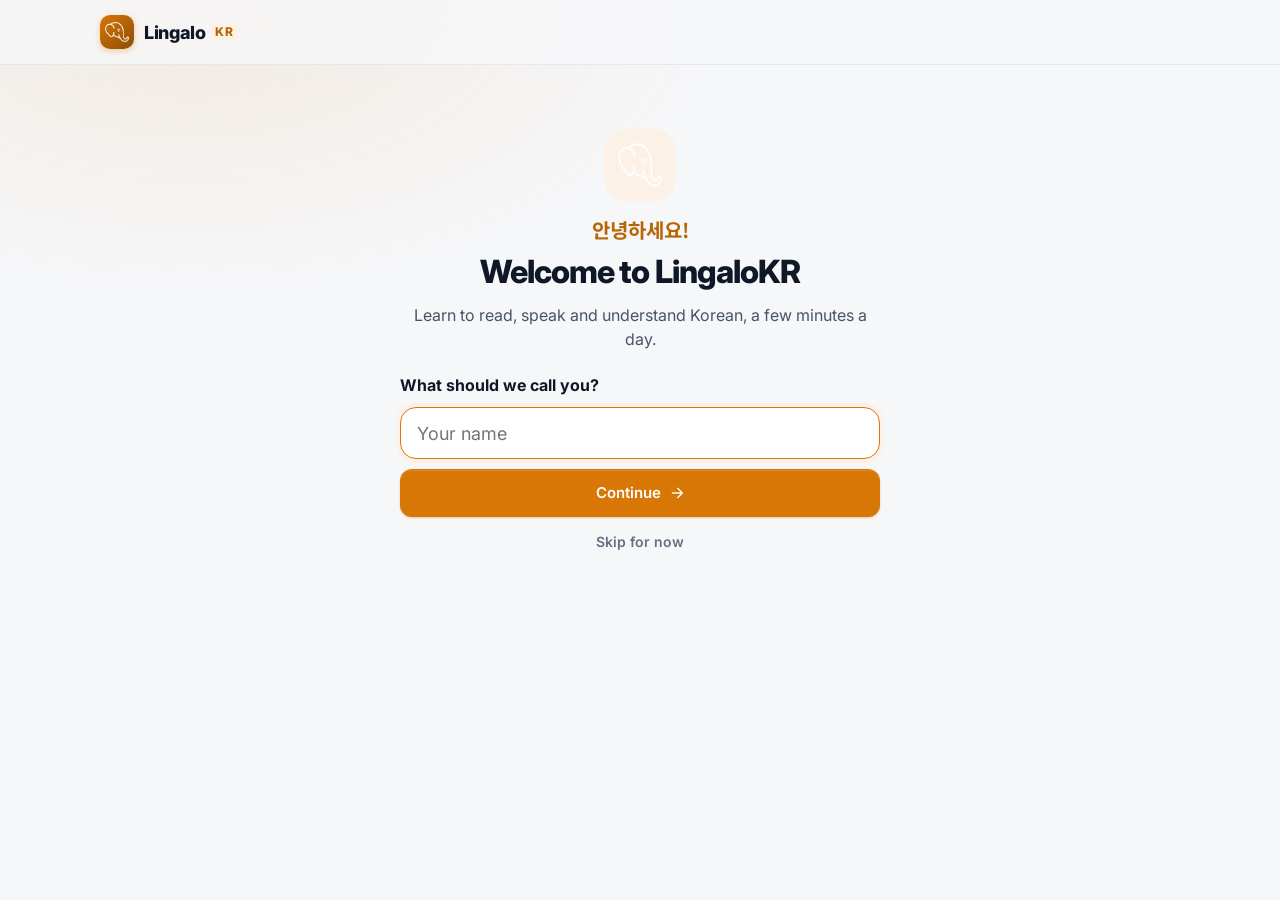
<file: index.html>
<!DOCTYPE html>
<html lang="en">
<head>
    <meta charset="UTF-8">
    <meta name="viewport" content="width=device-width, initial-scale=1, viewport-fit=cover">
    <title>LingaloKR — Learn Korean</title>
    <meta name="description" content="Learn Korean with LingaloKR: a guided path from Hangul to first words, numbers, and everyday words with spaced repetition, listening practice, quizzes, flashcards, and typing.">
    <meta property="og:title" content="LingaloKR">
    <meta property="og:description" content="Learn Korean: Hangul, numbers, and everyday words with spaced repetition.">
    <meta property="og:image" content="assets/logo.png">
    <meta property="og:type" content="website">
    <meta name="theme-color" content="#f6f7f9">

    <link rel="icon" type="image/x-icon" href="assets/favicon.ico">
    <link rel="manifest" href="manifest.json">

    <link rel="preconnect" href="https://fonts.googleapis.com">
    <link rel="preconnect" href="https://fonts.gstatic.com" crossorigin>
    <link href="https://fonts.googleapis.com/css2?family=Inter:wght@400;500;600;700;800&family=Noto+Sans+KR:wght@400;500;700&display=swap" rel="stylesheet">

    <script>
        // Apply the saved theme before first paint to avoid a flash.
        (function () {
            var pref = 'system';
            try { pref = localStorage.getItem('lingalo_theme') || 'system'; } catch (e) {}
            var dark = pref === 'dark' || (pref === 'system' && window.matchMedia('(prefers-color-scheme: dark)').matches);
            document.documentElement.dataset.theme = dark ? 'dark' : 'light';
        })();
    </script>
    <link rel="stylesheet" href="css/styles.css">
</head>
<body>
    <!-- Icon sprite -->
    <svg width="0" height="0" style="position:absolute" aria-hidden="true">
        <defs>
            <symbol id="i-home" viewBox="0 0 24 24"><path d="M3 10.5 12 3l9 7.5"/><path d="M5 9.5V21h14V9.5"/><path d="M10 21v-6h4v6"/></symbol>
            <symbol id="i-zap" viewBox="0 0 24 24"><path d="M13 2 3 14h9l-1 8 10-12h-9l1-8z"/></symbol>
            <symbol id="i-book" viewBox="0 0 24 24"><path d="M4 19.5A2.5 2.5 0 0 1 6.5 17H20"/><path d="M6.5 2H20v20H6.5A2.5 2.5 0 0 1 4 19.5v-15A2.5 2.5 0 0 1 6.5 2z"/></symbol>
            <symbol id="i-settings" viewBox="0 0 24 24"><path d="M4 21v-7M4 10V3M12 21v-9M12 8V3M20 21v-5M20 12V3M1 14h6M9 8h6M17 16h6"/></symbol>
            <symbol id="i-flame" viewBox="0 0 24 24"><path d="M8.5 14.5A2.5 2.5 0 0 0 11 12c0-1.38-.5-2-1-3-1.07-2.14-.22-4.05 2-6 .5 2.5 2 4.9 4 6.5 2 1.6 3 3.5 3 5.5a7 7 0 1 1-14 0c0-1.15.43-2.29 1-3a2.5 2.5 0 0 0 2.5 2.5z"/></symbol>
            <symbol id="i-star" viewBox="0 0 24 24"><path d="M12 2l3.09 6.26L22 9.27l-5 4.87 1.18 6.88L12 17.77l-6.18 3.25L7 14.14 2 9.27l6.91-1.01L12 2z"/></symbol>
            <symbol id="i-volume" viewBox="0 0 24 24"><path d="M11 5 6 9H2v6h4l5 4V5z"/><path d="M15.54 8.46a5 5 0 0 1 0 7.07"/><path d="M19.07 4.93a10 10 0 0 1 0 14.14"/></symbol>
            <symbol id="i-chevron-down" viewBox="0 0 24 24"><path d="m6 9 6 6 6-6"/></symbol>
            <symbol id="i-x" viewBox="0 0 24 24"><path d="M18 6 6 18M6 6l12 12"/></symbol>
            <symbol id="i-check" viewBox="0 0 24 24"><path d="M20 6 9 17l-5-5"/></symbol>
            <symbol id="i-search" viewBox="0 0 24 24"><circle cx="11" cy="11" r="7"/><path d="m21 21-4.3-4.3"/></symbol>
            <symbol id="i-plus" viewBox="0 0 24 24"><path d="M12 5v14M5 12h14"/></symbol>
            <symbol id="i-trash" viewBox="0 0 24 24"><path d="M3 6h18M8 6V4h8v2M19 6l-1 14H6L5 6"/></symbol>
            <symbol id="i-target" viewBox="0 0 24 24"><circle cx="12" cy="12" r="10"/><circle cx="12" cy="12" r="6"/><circle cx="12" cy="12" r="2"/></symbol>
            <symbol id="i-cards" viewBox="0 0 24 24"><rect x="3" y="7" width="14" height="14" rx="2"/><path d="M7 3h12a2 2 0 0 1 2 2v12"/></symbol>
            <symbol id="i-keyboard" viewBox="0 0 24 24"><rect x="2" y="5" width="20" height="14" rx="2"/><path d="M6 9h.01M10 9h.01M14 9h.01M18 9h.01M6 13h.01M18 13h.01M10 13h4M7 16h10"/></symbol>
            <symbol id="i-grid" viewBox="0 0 24 24"><rect x="3" y="3" width="7" height="7" rx="1.5"/><rect x="14" y="3" width="7" height="7" rx="1.5"/><rect x="3" y="14" width="7" height="7" rx="1.5"/><rect x="14" y="14" width="7" height="7" rx="1.5"/></symbol>
            <symbol id="i-sun" viewBox="0 0 24 24"><circle cx="12" cy="12" r="4"/><path d="M12 2v2M12 20v2M4.93 4.93l1.41 1.41M17.66 17.66l1.41 1.41M2 12h2M20 12h2M6.34 17.66l-1.41 1.41M19.07 4.93l-1.41 1.41"/></symbol>
            <symbol id="i-moon" viewBox="0 0 24 24"><path d="M21 12.79A9 9 0 1 1 11.21 3 7 7 0 0 0 21 12.79z"/></symbol>
            <symbol id="i-monitor" viewBox="0 0 24 24"><rect x="2" y="3" width="20" height="14" rx="2"/><path d="M8 21h8M12 17v4"/></symbol>
            <symbol id="i-download" viewBox="0 0 24 24"><path d="M21 15v4a2 2 0 0 1-2 2H5a2 2 0 0 1-2-2v-4"/><path d="m7 10 5 5 5-5M12 15V3"/></symbol>
            <symbol id="i-upload" viewBox="0 0 24 24"><path d="M21 15v4a2 2 0 0 1-2 2H5a2 2 0 0 1-2-2v-4"/><path d="m17 8-5-5-5 5M12 3v12"/></symbol>
            <symbol id="i-rotate" viewBox="0 0 24 24"><path d="M3 12a9 9 0 1 0 3-6.7L3 8"/><path d="M3 3v5h5"/></symbol>
            <symbol id="i-arrow-right" viewBox="0 0 24 24"><path d="M5 12h14M13 5l7 7-7 7"/></symbol>
            <symbol id="i-trophy" viewBox="0 0 24 24"><path d="M8 21h8M12 17v4M7 4h10v5a5 5 0 0 1-10 0V4z"/><path d="M17 5h3v2a3 3 0 0 1-3 3M7 5H4v2a3 3 0 0 0 3 3"/></symbol>
            <symbol id="i-play" viewBox="0 0 24 24"><path d="M6 4l14 8-14 8V4z"/></symbol>
            <symbol id="i-ear-off" viewBox="0 0 24 24"><path d="M6 8.5a6 6 0 0 1 9.4-4.9"/><path d="M18 8.5c0 3-2 4-3 5.5s-1 3.5-3.5 4.5a3 3 0 0 1-3.6-1.4"/><path d="M9.5 9a2.5 2.5 0 0 1 4.3-1.7"/><path d="M3 3l18 18"/></symbol>
            <symbol id="i-headphones" viewBox="0 0 24 24"><path d="M3 18v-6a9 9 0 0 1 18 0v6"/><path d="M21 19a2 2 0 0 1-2 2h-1v-6h3zM3 19a2 2 0 0 0 2 2h1v-6H3z"/></symbol>
            <symbol id="i-copy" viewBox="0 0 24 24"><rect x="9" y="9" width="13" height="13" rx="2"/><path d="M5 15H4a2 2 0 0 1-2-2V4a2 2 0 0 1 2-2h9a2 2 0 0 1 2 2v1"/></symbol>
            <symbol id="i-hash" viewBox="0 0 24 24"><path d="M4 9h16M4 15h16M10 3 8 21M16 3l-2 18"/></symbol>
            <symbol id="i-learn" viewBox="0 0 24 24"><path d="M22 9 12 4 2 9l10 5 10-5z"/><path d="M6 11v5c3 2.5 9 2.5 12 0v-5"/><path d="M22 9v6"/></symbol>
            <symbol id="i-mic" viewBox="0 0 24 24"><rect x="9" y="2" width="6" height="12" rx="3"/><path d="M5 10a7 7 0 0 0 14 0M12 17v5M8 22h8"/></symbol>
            <symbol id="i-pen" viewBox="0 0 24 24"><path d="M12 20h9"/><path d="M16.5 3.5a2.1 2.1 0 0 1 3 3L7 19l-4 1 1-4 12.5-12.5z"/></symbol>
            <symbol id="i-shield" viewBox="0 0 24 24"><path d="M12 22s8-4 8-10V5l-8-3-8 3v7c0 6 8 10 8 10z"/></symbol>
            <symbol id="i-chevron-right" viewBox="0 0 24 24"><path d="m9 6 6 6-6 6"/></symbol>
            <symbol id="i-gear" viewBox="0 0 24 24"><circle cx="12" cy="12" r="3"/><path d="M19.4 15a1.7 1.7 0 0 0 .3 1.8l.1.1a2 2 0 1 1-2.8 2.8l-.1-.1a1.7 1.7 0 0 0-1.8-.3 1.7 1.7 0 0 0-1 1.5V21a2 2 0 1 1-4 0v-.1a1.7 1.7 0 0 0-1.1-1.5 1.7 1.7 0 0 0-1.8.3l-.1.1a2 2 0 1 1-2.8-2.8l.1-.1a1.7 1.7 0 0 0 .3-1.8 1.7 1.7 0 0 0-1.5-1H3a2 2 0 1 1 0-4h.1a1.7 1.7 0 0 0 1.5-1.1 1.7 1.7 0 0 0-.3-1.8l-.1-.1a2 2 0 1 1 2.8-2.8l.1.1a1.7 1.7 0 0 0 1.8.3H9a1.7 1.7 0 0 0 1-1.5V3a2 2 0 1 1 4 0v.1a1.7 1.7 0 0 0 1 1.5 1.7 1.7 0 0 0 1.8-.3l.1-.1a2 2 0 1 1 2.8 2.8l-.1.1a1.7 1.7 0 0 0-.3 1.8V9a1.7 1.7 0 0 0 1.5 1H21a2 2 0 1 1 0 4h-.1a1.7 1.7 0 0 0-1.5 1z"/></symbol>
            <symbol id="i-clock" viewBox="0 0 24 24"><circle cx="12" cy="12" r="10"/><path d="M12 6v6l4 2"/></symbol>
        </defs>
    </svg>

    <a class="skip-link" href="#main">Skip to content</a>

    <!-- Header -->
    <header class="site-header">
        <div class="header-inner">
            <a class="brand" href="#/home" aria-label="LingaloKR home">
                <span class="brand-mark"><img src="assets/logo.png" alt=""></span>
                <span class="brand-name">Lingalo<span class="brand-kr">KR</span></span>
            </a>

            <nav class="top-nav" aria-label="Main">
                <a href="#/home" data-nav="home"><svg class="icon"><use href="#i-home"/></svg>Home</a>
                <a href="#/learn" data-nav="learn"><svg class="icon"><use href="#i-learn"/></svg>Learn</a>
                <a href="#/practice" data-nav="practice"><svg class="icon"><use href="#i-zap"/></svg>Practice</a>
                <a href="#/progress" data-nav="progress"><svg class="icon"><use href="#i-trophy"/></svg>Progress</a>
                <a href="#/words" data-nav="words"><svg class="icon"><use href="#i-book"/></svg>Words</a>
            </nav>

            <div class="header-right">
                <a class="chip chip-streak" href="#/progress" title="Daily streak" aria-label="Streak: see your progress">
                    <svg class="icon"><use href="#i-flame"/></svg><span id="hdr-streak">0</span>
                </a>
                <a class="icon-btn header-settings" href="#/settings" data-nav="settings" aria-label="Settings" title="Settings">
                    <svg class="icon"><use href="#i-gear"/></svg>
                </a>
            </div>
        </div>
    </header>

    <main id="main" class="app-main">
        <section id="view-home" class="view" hidden></section>
        <section id="view-learn" class="view" hidden></section>
        <section id="view-practice" class="view" hidden></section>
        <section id="view-progress" class="view" hidden></section>
        <section id="view-numbers" class="view" hidden></section>
        <section id="view-words" class="view" hidden></section>
        <section id="view-settings" class="view" hidden></section>
    </main>

    <!-- Mobile bottom navigation -->
    <nav class="bottom-nav" aria-label="Main">
        <a href="#/home" data-nav="home"><svg class="icon"><use href="#i-home"/></svg><span>Home</span></a>
        <a href="#/learn" data-nav="learn"><svg class="icon"><use href="#i-learn"/></svg><span>Learn</span></a>
        <a href="#/practice" data-nav="practice"><svg class="icon"><use href="#i-zap"/></svg><span>Practice</span></a>
        <a href="#/progress" data-nav="progress"><svg class="icon"><use href="#i-trophy"/></svg><span>Progress</span></a>
        <a href="#/words" data-nav="words"><svg class="icon"><use href="#i-book"/></svg><span>Words</span></a>
    </nav>

    <!-- Study session (full screen) -->
    <div id="study" class="study" hidden>
        <div class="study-bar">
            <button type="button" class="icon-btn" data-action="exit-study" aria-label="Exit session" title="Exit (Esc)">
                <svg class="icon"><use href="#i-x"/></svg>
            </button>
            <div class="study-progress" aria-hidden="true"><span id="study-progress-fill"></span></div>
            <div class="study-meta">
                <span class="study-timer" id="study-timer" hidden><svg class="icon icon-sm"><use href="#i-clock"/></svg><span id="study-timer-val">60</span>s</span>
                <span class="study-count" id="study-count">0 / 0</span>
                <span class="study-streak" id="study-streak" title="Answer streak"><svg class="icon icon-sm"><use href="#i-flame"/></svg><span id="study-streak-val">0</span></span>
            </div>
            <button type="button" class="icon-btn quiet-btn" id="quiet-btn" data-action="quiet-toggle" aria-label="Can't listen now" aria-pressed="false">
                <svg class="icon"><use href="#i-ear-off"/></svg>
            </button>
            <button type="button" class="icon-btn" data-action="replay-audio" aria-label="Play pronunciation" title="Play pronunciation (R)">
                <svg class="icon"><use href="#i-volume"/></svg>
            </button>
        </div>
        <div class="study-body" id="study-body"></div>
    </div>

    <!-- Confirm dialog -->
    <dialog id="confirm-dialog" class="dialog">
        <form method="dialog">
            <h3 id="confirm-title">Are you sure?</h3>
            <p id="confirm-body"></p>
            <div class="dialog-actions">
                <button type="submit" value="cancel" class="btn btn-secondary">Cancel</button>
                <button type="submit" value="ok" class="btn btn-primary" id="confirm-ok">Confirm</button>
            </div>
        </form>
    </dialog>

    <!-- Transfer code dialog -->
    <dialog id="transfer-dialog" class="dialog">
        <form method="dialog">
            <h3 id="transfer-title">Enter a transfer code</h3>
            <p id="transfer-hint"></p>
            <textarea id="transfer-text" rows="5" class="code-box" spellcheck="false" aria-label="Transfer code"></textarea>
            <div class="dialog-actions">
                <button type="submit" value="cancel" class="btn btn-secondary">Close</button>
                <button type="submit" value="ok" class="btn btn-primary" id="transfer-ok">Restore</button>
            </div>
        </form>
    </dialog>

    <div class="chart-tip" id="chart-tip" role="tooltip" hidden></div>
    <input type="file" id="import-file" accept="application/json,.json" hidden>
    <div class="toasts" id="toasts" aria-live="polite"></div>

    <script src="js/hangul.js"></script>
    <script src="js/data.js"></script>
    <script src="js/korean_class_words.js"></script>
    <script src="js/examples.js"></script>
    <script src="js/lessons.js"></script>
    <script src="js/strokes.js"></script>
    <script src="js/app.js"></script>
    <script src="js/speaking.js"></script>
    <script src="js/writing.js"></script>
    <script src="js/keyboard.js"></script>
    <script src="js/achievements.js"></script>
</body>
</html>
</file>
<file: css/styles.css>
/* ==========================================================================
   Lingalo — styles
   Tokens first, then layout, components, views, and the study screen.
   The accent color is set per language from JS (--accent).
   ========================================================================== */

:root {
    --accent: #d97706;
    --font-ui: 'Inter', system-ui, -apple-system, 'Segoe UI', Roboto, sans-serif;
    --font-lang: 'Noto Sans KR', sans-serif;

    --bg: #f6f7f9;
    --surface: #ffffff;
    --surface-2: #f2f4f7;
    --surface-3: #e9ecf1;
    --border: #e4e7ec;
    --border-strong: #d0d5dd;
    --text: #101828;
    --text-2: #475467;
    --text-3: #667085;
    --success: #079455;
    --success-soft: #ecfdf3;
    --danger: #d92d20;
    --danger-soft: #fef3f2;
    --warn: #dc6803;

    --accent-ink: color-mix(in srgb, var(--accent) 85%, black);
    --accent-soft: color-mix(in srgb, var(--accent) 10%, var(--surface));
    --accent-line: color-mix(in srgb, var(--accent) 35%, var(--surface));

    --shadow-sm: 0 1px 2px rgba(16, 24, 40, .05);
    --shadow: 0 1px 3px rgba(16, 24, 40, .08), 0 1px 2px rgba(16, 24, 40, .04);
    --shadow-lg: 0 12px 32px -8px rgba(16, 24, 40, .14), 0 4px 8px -4px rgba(16, 24, 40, .06);

    --r-sm: 8px;
    --r: 12px;
    --r-lg: 16px;
    --r-xl: 22px;
    --header-h: 64px;
    --max: 1120px;
    --ease: cubic-bezier(.2, .8, .2, 1);
    color-scheme: light;
}

[data-theme="dark"] {
    --bg: #0d1117;
    --surface: #151a22;
    --surface-2: #1c222c;
    --surface-3: #252c38;
    --border: #262d38;
    --border-strong: #353e4c;
    --text: #edf0f4;
    --text-2: #b0b8c4;
    --text-3: #8590a0;
    --success: #32d583;
    --success-soft: color-mix(in srgb, #32d583 12%, var(--surface));
    --danger: #f97066;
    --danger-soft: color-mix(in srgb, #f97066 12%, var(--surface));
    --warn: #fdb022;
    --accent-ink: color-mix(in srgb, var(--accent) 65%, white);
    --accent-soft: color-mix(in srgb, var(--accent) 16%, var(--surface));
    --accent-line: color-mix(in srgb, var(--accent) 45%, var(--surface));
    --shadow-sm: 0 1px 2px rgba(0, 0, 0, .3);
    --shadow: 0 1px 3px rgba(0, 0, 0, .35);
    --shadow-lg: 0 16px 40px -8px rgba(0, 0, 0, .55);
    color-scheme: dark;
}

/* --- Base ---------------------------------------------------------------- */
*, *::before, *::after { box-sizing: border-box; }
html { -webkit-text-size-adjust: 100%; scroll-padding-top: calc(var(--header-h) + 16px); }
body {
    margin: 0;
    font-family: var(--font-ui);
    font-size: 15px;
    line-height: 1.5;
    color: var(--text);
    background: var(--bg);
    -webkit-font-smoothing: antialiased;
    min-height: 100vh;
}
body::before {
    content: '';
    position: fixed;
    inset: 0 0 auto 0;
    height: 420px;
    background: radial-gradient(60% 100% at 15% 0%, color-mix(in srgb, var(--accent) 10%, transparent), transparent 70%);
    pointer-events: none;
    z-index: -1;
    transition: background .4s;
}
h1, h2, h3, h4 { margin: 0; line-height: 1.2; letter-spacing: -.02em; }
p { margin: 0; }
a { color: var(--accent-ink); text-decoration: none; }
a:hover { text-decoration: underline; }
button, input, select, textarea { font: inherit; color: inherit; }
button { cursor: pointer; }
[hidden] { display: none !important; }
code { font-size: .9em; background: var(--surface-2); padding: 1px 6px; border-radius: 6px; }
kbd {
    font-family: ui-monospace, 'SF Mono', Consolas, monospace;
    font-size: 11px;
    line-height: 1;
    padding: 3px 6px;
    border-radius: 6px;
    border: 1px solid var(--border-strong);
    border-bottom-width: 2px;
    background: var(--surface);
    color: var(--text-3);
}
:focus-visible { outline: 2px solid var(--accent); outline-offset: 2px; }

.icon { width: 20px; height: 20px; flex: none; fill: none; stroke: currentColor; stroke-width: 2; stroke-linecap: round; stroke-linejoin: round; }
.icon-sm { width: 16px; height: 16px; }
.icon-xs { width: 12px; height: 12px; stroke-width: 3; }
.lang-text { font-family: var(--font-lang), var(--font-ui); }
.muted { color: var(--text-3); }
.small { font-size: 13px; }
.accent { color: var(--accent-ink); }
.danger-text { color: var(--danger) !important; }
.row-gap { display: flex; gap: 8px; flex-wrap: wrap; }
.center { text-align: center; }

.skip-link { position: absolute; left: -999px; top: 8px; background: var(--surface); padding: 8px 12px; border-radius: var(--r-sm); z-index: 100; }
.skip-link:focus { left: 8px; }

/* --- Buttons ------------------------------------------------------------- */
.btn {
    display: inline-flex;
    align-items: center;
    justify-content: center;
    gap: 8px;
    height: 40px;
    padding: 0 16px;
    border-radius: var(--r);
    border: 1px solid transparent;
    font-weight: 600;
    font-size: 14px;
    white-space: nowrap;
    transition: background .15s, border-color .15s, color .15s, transform .1s, box-shadow .15s;
}
.btn:active:not(:disabled) { transform: translateY(1px); }
.btn:disabled { opacity: .5; cursor: not-allowed; }
.btn kbd { background: transparent; color: inherit; opacity: .7; border-color: currentColor; }
.btn-sm { height: 34px; padding: 0 12px; font-size: 13px; border-radius: 10px; gap: 6px; }
.btn-lg { height: 48px; padding: 0 22px; font-size: 15px; }
.btn-block { width: 100%; }
.btn-primary { background: var(--accent); color: #fff; box-shadow: 0 1px 2px color-mix(in srgb, var(--accent) 40%, transparent), inset 0 1px 0 rgba(255,255,255,.15); }
.btn-primary:hover:not(:disabled) { background: color-mix(in srgb, var(--accent) 88%, black); }
.btn-secondary { background: var(--surface); border-color: var(--border-strong); color: var(--text); box-shadow: var(--shadow-sm); }
.btn-secondary:hover:not(:disabled) { background: var(--surface-2); }
.btn-ghost { background: transparent; color: var(--text-2); }
.btn-ghost:hover:not(:disabled) { background: var(--surface-2); color: var(--text); }
.btn-danger { background: var(--danger); color: #fff; }
.btn-danger:hover:not(:disabled) { background: color-mix(in srgb, var(--danger) 88%, black); }
.btn-success { background: var(--success); color: #fff; }

.icon-btn {
    display: inline-grid;
    place-items: center;
    width: 40px;
    height: 40px;
    border-radius: 10px;
    border: 0;
    background: transparent;
    color: var(--text-2);
    transition: background .15s, color .15s;
}
.icon-btn:hover { background: var(--surface-2); color: var(--text); }
.icon-btn-sm { width: 30px; height: 30px; margin: -6px -6px -6px 0; }

.link-btn { background: none; border: 0; padding: 0; color: var(--accent-ink); font-weight: 600; font-size: 13px; }
.link-btn:hover { text-decoration: underline; }
.link { display: inline-flex; align-items: center; gap: 4px; font-weight: 600; font-size: 14px; }

/* --- Header -------------------------------------------------------------- */
.site-header {
    position: sticky;
    top: 0;
    z-index: 40;
    background: color-mix(in srgb, var(--bg) 82%, transparent);
    backdrop-filter: saturate(180%) blur(14px);
    -webkit-backdrop-filter: saturate(180%) blur(14px);
    border-bottom: 1px solid var(--border);
}
.header-inner {
    max-width: var(--max);
    margin: 0 auto;
    height: var(--header-h);
    padding: 0 20px;
    display: flex;
    align-items: center;
    gap: 16px;
}
.brand { display: flex; align-items: center; gap: 10px; color: var(--text); font-weight: 800; font-size: 18px; letter-spacing: -.02em; }
.brand:hover { text-decoration: none; }
.brand-mark {
    width: 34px; height: 34px;
    border-radius: 10px;
    background: linear-gradient(140deg, var(--accent), color-mix(in srgb, var(--accent) 65%, black));
    display: grid; place-items: center;
    box-shadow: 0 2px 6px color-mix(in srgb, var(--accent) 35%, transparent);
    transition: background .4s;
}
.brand-mark img { width: 24px; height: 24px; object-fit: contain; }

.top-nav { display: flex; gap: 2px; margin: 0 auto; background: var(--surface-2); padding: 4px; border-radius: 12px; border: 1px solid var(--border); }
.top-nav a {
    display: flex; align-items: center; gap: 7px;
    padding: 7px 14px;
    border-radius: 9px;
    color: var(--text-2);
    font-weight: 600;
    font-size: 14px;
    transition: background .15s, color .15s;
}
.top-nav a .icon { width: 17px; height: 17px; }
.top-nav a:hover { color: var(--text); text-decoration: none; }
.top-nav a.is-active { background: var(--surface); color: var(--text); box-shadow: var(--shadow); }
.top-nav a.is-active .icon { color: var(--accent); }

.header-right { display: flex; align-items: center; gap: 8px; }
.chip {
    display: inline-flex; align-items: center; gap: 5px;
    height: 34px; padding: 0 10px;
    border-radius: 10px;
    background: var(--surface);
    border: 1px solid var(--border);
    font-weight: 700; font-size: 13px;
    white-space: nowrap;
}
.chip .icon { width: 16px; height: 16px; }
.chip-streak .icon { color: #f97316; }
.chip-level .icon { color: #eab308; }

.lang-badge {
    display: inline-grid; place-items: center;
    width: 30px; height: 30px; flex: none;
    border-radius: 8px;
    background: var(--accent);
    color: #fff;
    font-family: 'Noto Sans KR', var(--font-ui);
    font-weight: 700; font-size: 14px;
}
.lang-badge-sm { width: 24px; height: 24px; font-size: 12px; border-radius: 7px; }
.brand-kr {
    margin-left: 4px;
    padding: 1px 6px;
    border-radius: 6px;
    background: var(--accent-soft);
    color: var(--accent-ink);
    font-size: 12px;
    font-weight: 800;
    vertical-align: 3px;
    letter-spacing: .02em;
}

@keyframes pop { from { opacity: 0; transform: translateY(-4px) scale(.98); } }

/* --- Layout -------------------------------------------------------------- */
.app-main { max-width: var(--max); margin: 0 auto; padding: 28px 20px 64px; }
.view { animation: fade .25s var(--ease); }
@keyframes fade { from { opacity: 0; transform: translateY(4px); } }

.page-head { margin-bottom: 20px; }
.page-head h1 { font-size: 30px; font-weight: 800; }
.lead { color: var(--text-2); font-size: 16px; margin-top: 4px; }

.section { margin-top: 36px; }
.section-head { display: flex; align-items: baseline; justify-content: space-between; gap: 12px; margin-bottom: 4px; }
.section-head h2 { font-size: 20px; font-weight: 700; }
.group-title { font-size: 12px; text-transform: uppercase; letter-spacing: .08em; color: var(--text-3); font-weight: 700; margin: 20px 0 10px; }

.panel {
    background: var(--surface);
    border: 1px solid var(--border);
    border-radius: var(--r-xl);
    padding: 20px;
    box-shadow: var(--shadow-sm);
}
.panel + .panel { margin-top: 16px; }
.panel-head { display: flex; align-items: center; gap: 10px; margin-bottom: 14px; }
.panel-head h2 { font-size: 17px; font-weight: 700; }
.step {
    width: 26px; height: 26px; border-radius: 50%;
    display: grid; place-items: center;
    background: var(--accent-soft); color: var(--accent-ink);
    font-weight: 800; font-size: 13px;
}

.bar { height: 6px; border-radius: 99px; background: var(--surface-3); overflow: hidden; }
.bar > span { display: block; height: 100%; border-radius: inherit; background: var(--bar, var(--accent)); transition: width .5s var(--ease); min-width: 0; }
.bar-thin { height: 4px; }

/* --- Home ---------------------------------------------------------------- */
.hero {
    display: grid;
    grid-template-columns: 1fr auto;
    gap: 28px;
    align-items: center;
    padding: 32px;
    background: var(--surface);
    border: 1px solid var(--border);
    border-radius: 26px;
    box-shadow: var(--shadow);
    position: relative;
    overflow: hidden;
}
.hero::after {
    content: '';
    position: absolute; right: -80px; top: -80px;
    width: 320px; height: 320px; border-radius: 50%;
    background: radial-gradient(circle, color-mix(in srgb, var(--accent) 14%, transparent), transparent 70%);
    pointer-events: none;
}
.eyebrow { display: inline-flex; align-items: center; gap: 8px; font-weight: 600; font-size: 13px; color: var(--text-2); margin-bottom: 14px; }
.hero h1 { font-size: 38px; font-weight: 800; letter-spacing: -.03em; }
.hero-actions { display: flex; gap: 10px; flex-wrap: wrap; margin-top: 22px; }
.hero-note { margin-top: 12px; font-size: 13px; color: var(--text-3); }
.hero-goal { display: flex; flex-direction: column; align-items: center; gap: 12px; padding: 4px 12px; position: relative; z-index: 1; }
.ring-wrap { position: relative; width: 120px; height: 120px; }
.ring { transform: rotate(-90deg); display: block; }
.ring-track { fill: none; stroke: var(--surface-3); stroke-width: 10; }
.ring-fill { fill: none; stroke: var(--accent); stroke-width: 10; stroke-linecap: round; transition: stroke-dashoffset .8s var(--ease); }
.ring-label { position: absolute; inset: 0; display: grid; place-content: center; text-align: center; }
.ring-label strong { font-size: 26px; font-weight: 800; line-height: 1; }
.ring-label span { font-size: 12px; color: var(--text-3); font-weight: 600; }
.goal-text { display: flex; flex-direction: column; align-items: center; text-align: center; font-size: 13px; }
.goal-text span { color: var(--text-3); }

.stat-grid { display: grid; grid-template-columns: repeat(4, 1fr); gap: 12px; margin-top: 16px; }
.stat {
    display: flex; flex-direction: column; gap: 6px;
    padding: 16px 18px;
    background: var(--surface);
    border: 1px solid var(--border);
    border-radius: var(--r-lg);
}
.stat-label { font-size: 12px; font-weight: 700; text-transform: uppercase; letter-spacing: .06em; color: var(--text-3); }
.stat-value { font-size: 26px; font-weight: 800; letter-spacing: -.02em; line-height: 1.1; }
.stat-value small { font-size: 14px; font-weight: 600; color: var(--text-3); letter-spacing: 0; }
.stat-value.warn { color: var(--warn); }

.topic-grid { display: grid; grid-template-columns: repeat(auto-fill, minmax(250px, 1fr)); gap: 12px; }
.topic-card {
    display: flex; flex-direction: column; gap: 10px;
    padding: 16px;
    background: var(--surface);
    border: 1px solid var(--border);
    border-radius: var(--r-lg);
    transition: border-color .15s, box-shadow .15s, transform .15s;
}
.topic-card:hover { border-color: var(--accent-line); box-shadow: var(--shadow-lg); transform: translateY(-1px); }
.topic-head { display: flex; justify-content: space-between; gap: 10px; align-items: flex-start; }
.topic-head h4 { font-size: 15px; font-weight: 700; }
.topic-head p { font-size: 13px; color: var(--text-3); margin-top: 2px; }
.count-pill { font-size: 12px; font-weight: 700; color: var(--text-2); background: var(--surface-2); border-radius: 99px; padding: 2px 9px; flex: none; }
.topic-sample { font-size: 22px; font-weight: 500; color: var(--text-2); white-space: nowrap; overflow: hidden; text-overflow: ellipsis; }
.topic-sample.muted { font-size: 14px; font-family: var(--font-ui); }
.topic-foot { display: flex; align-items: center; justify-content: space-between; gap: 8px; margin-top: 2px; }
.topic-actions { display: flex; gap: 6px; }


/* --- Practice ------------------------------------------------------------ */
.topic-group + .topic-group { margin-top: 16px; }
.topic-group-head { display: flex; align-items: center; justify-content: space-between; margin-bottom: 8px; }
.topic-group-head h3 { font-size: 12px; text-transform: uppercase; letter-spacing: .08em; color: var(--text-3); font-weight: 700; }
.check-chips { display: flex; flex-wrap: wrap; gap: 8px; }
.check-chip {
    display: inline-flex; align-items: center; gap: 8px;
    height: 38px; padding: 0 12px 0 10px;
    border-radius: 10px;
    border: 1px solid var(--border-strong);
    background: var(--surface);
    font-weight: 600; font-size: 14px;
    transition: background .15s, border-color .15s;
}
.check-chip:hover:not(:disabled) { background: var(--surface-2); }
.check-chip:disabled { opacity: .45; cursor: not-allowed; }
.check-box {
    width: 18px; height: 18px; border-radius: 5px;
    border: 1.5px solid var(--border-strong);
    display: grid; place-items: center;
    color: transparent;
    transition: background .15s, border-color .15s;
}
.chip-count { font-size: 12px; color: var(--text-3); font-weight: 600; }
.check-chip.is-on { border-color: var(--accent); background: var(--accent-soft); }
.check-chip.is-on .check-box { background: var(--accent); border-color: var(--accent); color: #fff; }

.mode-grid { display: grid; grid-template-columns: repeat(3, 1fr); gap: 10px; }
.mode-card {
    display: flex; flex-direction: column; align-items: flex-start; gap: 4px;
    padding: 14px;
    text-align: left;
    border-radius: var(--r-lg);
    border: 1.5px solid var(--border);
    background: var(--surface);
    transition: border-color .15s, background .15s, box-shadow .15s;
}
.mode-card:hover { border-color: var(--border-strong); }
.mode-card strong { font-size: 14px; margin-top: 6px; }
.mode-card small { font-size: 12.5px; color: var(--text-3); line-height: 1.4; }
.mode-icon { width: 36px; height: 36px; border-radius: 10px; background: var(--surface-2); display: grid; place-items: center; color: var(--text-2); transition: background .15s, color .15s; }
.mode-card.is-on { border-color: var(--accent); background: var(--accent-soft); box-shadow: 0 0 0 3px color-mix(in srgb, var(--accent) 12%, transparent); }
.mode-card.is-on .mode-icon { background: var(--accent); color: #fff; }

.options-grid { display: grid; grid-template-columns: 1fr 1fr; gap: 10px; }
.switch-row, .setting-row {
    display: flex; align-items: center; justify-content: space-between; gap: 16px;
    padding: 12px 14px;
    border-radius: var(--r);
    background: var(--surface-2);
}
.switch-row > span, .setting-row > span { display: flex; flex-direction: column; min-width: 0; }
.switch-row strong, .setting-row strong { font-size: 14px; }
.switch-row small, .setting-row small { font-size: 12.5px; color: var(--text-3); }
.switch-row.is-disabled { opacity: .55; }
label.switch-row, label.setting-row { cursor: pointer; }

.switch {
    appearance: none; -webkit-appearance: none;
    flex: none;
    width: 42px; height: 24px;
    border-radius: 99px;
    background: var(--border-strong);
    position: relative;
    cursor: pointer;
    transition: background .2s;
    margin: 0;
}
.switch::after {
    content: '';
    position: absolute; top: 3px; left: 3px;
    width: 18px; height: 18px; border-radius: 50%;
    background: #fff;
    box-shadow: 0 1px 2px rgba(0,0,0,.25);
    transition: transform .2s var(--ease);
}
.switch:checked { background: var(--accent); }
.switch:checked::after { transform: translateX(18px); }
.switch:disabled { cursor: not-allowed; }

.segmented { display: inline-flex; padding: 3px; gap: 2px; background: var(--surface-3); border-radius: 10px; flex: none; }
.segmented button {
    display: inline-flex; align-items: center; gap: 6px;
    border: 0; background: transparent;
    height: 30px; padding: 0 12px;
    border-radius: 8px;
    font-size: 13px; font-weight: 600; color: var(--text-2);
    white-space: nowrap;
    transition: background .15s, color .15s;
}
.segmented button:hover:not(:disabled) { color: var(--text); }
.segmented button.is-on { background: var(--surface); color: var(--text); box-shadow: var(--shadow); }
.segmented button:disabled { opacity: .5; cursor: not-allowed; }

.start-bar {
    position: sticky;
    bottom: 16px;
    margin-top: 16px;
    display: flex; align-items: center; justify-content: space-between; gap: 16px;
    padding: 14px 14px 14px 20px;
    background: color-mix(in srgb, var(--surface) 90%, transparent);
    backdrop-filter: blur(12px);
    -webkit-backdrop-filter: blur(12px);
    border: 1px solid var(--border);
    border-radius: var(--r-xl);
    box-shadow: var(--shadow-lg);
    z-index: 5;
}
.start-bar > div { display: flex; flex-direction: column; }

/* --- Words --------------------------------------------------------------- */
.toolbar { display: flex; gap: 10px; flex-wrap: wrap; align-items: center; margin-bottom: 16px; }
.search {
    flex: 1 1 260px;
    display: flex; align-items: center; gap: 8px;
    height: 42px; padding: 0 12px;
    background: var(--surface);
    border: 1px solid var(--border-strong);
    border-radius: var(--r);
    color: var(--text-3);
}
.search:focus-within { border-color: var(--accent); box-shadow: 0 0 0 3px var(--accent-soft); }
.search input { flex: 1; border: 0; outline: 0; background: transparent; height: 100%; min-width: 0; color: var(--text); }
.select {
    height: 42px; padding: 0 36px 0 12px;
    border-radius: var(--r);
    border: 1px solid var(--border-strong);
    background: var(--surface) url("data:image/svg+xml,%3Csvg xmlns='http://www.w3.org/2000/svg' width='16' height='16' viewBox='0 0 24 24' fill='none' stroke='%23667085' stroke-width='2' stroke-linecap='round' stroke-linejoin='round'%3E%3Cpath d='m6 9 6 6 6-6'/%3E%3C/svg%3E") no-repeat right 12px center;
    appearance: none; -webkit-appearance: none;
    font-weight: 600; font-size: 14px;
    max-width: 100%;
}
.select:focus { border-color: var(--accent); outline: 0; box-shadow: 0 0 0 3px var(--accent-soft); }
.toolbar .segmented { height: 42px; align-items: center; }
.toolbar .segmented button { height: 34px; }

.words-summary {
    display: flex; align-items: center; justify-content: space-between; gap: 12px;
    padding: 12px 16px;
    margin-bottom: 14px;
    background: var(--surface);
    border: 1px solid var(--border);
    border-radius: var(--r-lg);
}
.words-summary > div { display: flex; flex-direction: column; }

.word-grid { display: grid; grid-template-columns: repeat(auto-fill, minmax(170px, 1fr)); gap: 10px; }
.word-card {
    display: flex; flex-direction: column; gap: 2px;
    padding: 14px;
    background: var(--surface);
    border: 1px solid var(--border);
    border-radius: var(--r-lg);
    cursor: pointer;
    transition: border-color .15s, box-shadow .15s, transform .15s;
    min-width: 0;
}
.word-card:hover { border-color: var(--accent-line); box-shadow: var(--shadow); }
.word-card.pulse { animation: pulse .4s var(--ease); }
@keyframes pulse { 50% { transform: scale(.97); border-color: var(--accent); } }
.word-top { display: flex; align-items: center; gap: 6px; min-height: 20px; margin-bottom: 6px; }
.word-top .note { font-size: 11px; color: var(--text-3); background: var(--surface-2); padding: 1px 6px; border-radius: 6px; white-space: nowrap; overflow: hidden; text-overflow: ellipsis; min-width: 0; }
.word-top .word-audio, .word-top .icon-btn { margin-left: auto; color: var(--text-3); }
.word-card:hover .word-audio { color: var(--accent-ink); }
.word-key { font-size: 26px; font-weight: 600; line-height: 1.25; overflow-wrap: anywhere; }
.word-rom { font-size: 13px; color: var(--accent-ink); font-weight: 600; }
.word-def { font-size: 14px; color: var(--text-2); }

.dots { display: inline-flex; gap: 3px; }
.dots i { width: 6px; height: 6px; border-radius: 50%; background: var(--surface-3); }
.dots i.on { background: var(--accent); }

.add-words { margin-bottom: 14px; }
.add-words .panel-head { margin-bottom: 4px; }
.add-words textarea {
    width: 100%;
    margin-top: 12px;
    padding: 12px;
    border-radius: var(--r);
    border: 1px solid var(--border-strong);
    background: var(--surface);
    resize: vertical;
    outline: 0;
}
.add-words textarea:focus { border-color: var(--accent); box-shadow: 0 0 0 3px var(--accent-soft); }
.add-words-foot { display: flex; align-items: center; justify-content: space-between; gap: 10px; margin-top: 10px; flex-wrap: wrap; }

.empty { display: flex; flex-direction: column; align-items: center; gap: 4px; padding: 56px 16px; text-align: center; border: 1.5px dashed var(--border-strong); border-radius: var(--r-xl); }
.empty-icon { width: 48px; height: 48px; border-radius: 14px; background: var(--surface-2); display: grid; place-items: center; color: var(--text-3); margin-bottom: 8px; }

/* --- Settings ------------------------------------------------------------ */
.settings { max-width: 760px; }
.settings .setting-row { background: transparent; padding: 14px 0; border-radius: 0; flex-wrap: wrap; }
.settings .setting-row + .setting-row { border-top: 1px solid var(--border); }
.settings .panel-head { margin-bottom: 0; }
.range-wrap { display: flex; align-items: center; gap: 10px; }
.range-wrap input[type="range"] { width: 140px; accent-color: var(--accent); }
.range-wrap output { font-weight: 700; font-size: 13px; min-width: 44px; text-align: right; }
.shortcuts { margin: 12px 0 0; display: grid; grid-template-columns: 1fr 1fr; gap: 8px 24px; }
.shortcuts div { display: flex; justify-content: space-between; align-items: center; gap: 10px; padding: 8px 0; border-bottom: 1px solid var(--border); font-size: 14px; }
.shortcuts dt { order: 2; display: flex; gap: 4px; align-items: center; color: var(--text-3); }
.shortcuts dd { margin: 0; color: var(--text-2); }

/* --- Bottom nav (mobile) ------------------------------------------------- */
.bottom-nav { display: none; }

/* --- Study screen -------------------------------------------------------- */
body.is-studying { overflow: hidden; }
.study {
    position: fixed; inset: 0;
    z-index: 60;
    background: var(--bg);
    display: flex; flex-direction: column;
    animation: fade .2s var(--ease);
}
.study::before {
    content: '';
    position: absolute; inset: 0 0 auto 0; height: 50%;
    background: radial-gradient(70% 100% at 50% 0%, color-mix(in srgb, var(--accent) 9%, transparent), transparent 70%);
    pointer-events: none;
}
.study-bar {
    position: relative;
    display: flex; align-items: center; gap: 14px;
    max-width: 820px; width: 100%;
    margin: 0 auto;
    padding: 14px 16px;
}
.study-progress { flex: 1; height: 10px; border-radius: 99px; background: var(--surface-3); overflow: hidden; }
.study-progress span { display: block; height: 100%; width: 0; background: var(--accent); border-radius: inherit; transition: width .4s var(--ease); }
.study-meta { display: flex; align-items: center; gap: 12px; font-weight: 700; font-size: 14px; color: var(--text-2); font-variant-numeric: tabular-nums; }
.study-meta > span { display: inline-flex; align-items: center; gap: 4px; }
.study-streak.is-hot { color: #f97316; }
.study-timer { color: var(--text); }
.study-timer.is-low { color: var(--danger); animation: blink 1s infinite; }
@keyframes blink { 50% { opacity: .55; } }

.study-body {
    position: relative;
    flex: 1;
    overflow-y: auto;
    display: flex; flex-direction: column; align-items: center;
    padding: 12px 16px calc(24px + env(safe-area-inset-bottom));
}
.study-card { width: 100%; max-width: 560px; margin: auto 0; display: flex; flex-direction: column; gap: 20px; padding-bottom: 96px; }
.study-card-wide { max-width: 720px; }

.prompt {
    display: flex; flex-direction: column; align-items: center; gap: 6px;
    padding: 28px 20px 22px;
    text-align: center;
    background: var(--surface);
    border: 1px solid var(--border);
    border-radius: 24px;
    box-shadow: var(--shadow);
}
.prompt-label { font-size: 13px; font-weight: 700; color: var(--text-3); text-transform: uppercase; letter-spacing: .07em; }
.prompt-text { font-size: 72px; font-weight: 700; line-height: 1.15; letter-spacing: -.02em; overflow-wrap: anywhere; padding: 6px 0; }
.prompt-text.is-mid { font-size: 48px; }
.prompt-text.is-long { font-size: 32px; }
.prompt-hint { font-size: 16px; color: var(--accent-ink); font-weight: 600; min-height: 24px; }

.options { display: grid; grid-template-columns: 1fr 1fr; gap: 10px; }
.option {
    display: flex; align-items: center; gap: 12px;
    min-height: 64px;
    padding: 12px 16px;
    text-align: left;
    background: var(--surface);
    border: 1.5px solid var(--border);
    border-bottom-width: 3px;
    border-radius: var(--r-lg);
    font-size: 16px; font-weight: 600;
    transition: border-color .12s, background .12s, transform .08s;
}
.option:hover:not(:disabled) { border-color: var(--accent-line); background: var(--accent-soft); }
.option:active:not(:disabled) { transform: translateY(2px); border-bottom-width: 1.5px; }
.option:disabled { cursor: default; }
.option kbd { flex: none; }
.option.is-right { border-color: var(--success); background: var(--success-soft); color: var(--success); animation: pop-in .3s var(--ease); }
.option.is-right kbd { border-color: var(--success); color: var(--success); }
.option.is-wrong { border-color: var(--danger); background: var(--danger-soft); color: var(--danger); animation: shake .35s; }
.option.is-wrong kbd { border-color: var(--danger); color: var(--danger); }
.option:disabled:not(.is-right):not(.is-wrong) { opacity: .5; }
@keyframes shake { 20%, 60% { transform: translateX(-5px); } 40%, 80% { transform: translateX(5px); } }
@keyframes pop-in { 50% { transform: scale(1.03); } }

/* Feedback sheet pinned to the bottom of the study screen */
.feedback-slot { position: fixed; left: 0; right: 0; bottom: 0; z-index: 2; }
.feedback {
    display: flex; align-items: center; justify-content: space-between; gap: 16px;
    max-width: 820px; margin: 0 auto;
    padding: 18px 20px calc(18px + env(safe-area-inset-bottom));
    border-top: 2px solid;
    border-radius: 20px 20px 0 0;
    animation: slide-up .25s var(--ease);
}
.feedback.is-right { background: var(--success-soft); border-color: var(--success); }
.feedback.is-wrong { background: var(--danger-soft); border-color: var(--danger); }
.feedback-text { display: flex; flex-direction: column; gap: 2px; min-width: 0; }
.feedback-text strong { font-size: 18px; }
.feedback.is-right .feedback-text strong { color: var(--success); }
.feedback.is-wrong .feedback-text strong { color: var(--danger); }
.feedback-text span { font-size: 15px; color: var(--text); }
.feedback-text .lang-text { font-weight: 700; font-size: 17px; }
@keyframes slide-up { from { transform: translateY(100%); } }

/* Flashcards */
.flashcard { perspective: 1400px; cursor: pointer; outline: none; }
.flashcard-inner { position: relative; min-height: 320px; transition: transform .55s var(--ease); transform-style: preserve-3d; }
.flashcard.is-flipped .flashcard-inner { transform: rotateY(180deg); }
.face { position: absolute; inset: 0; backface-visibility: hidden; -webkit-backface-visibility: hidden; border-radius: 24px; }
.face-front { display: flex; flex-direction: column; }
.face-front .prompt { flex: 1; justify-content: center; }
.flip-hint { position: absolute; bottom: 14px; left: 0; right: 0; text-align: center; }
.face-back {
    transform: rotateY(180deg);
    display: flex; flex-direction: column; align-items: center; justify-content: center; gap: 6px;
    padding: 24px;
    text-align: center;
    background: var(--surface);
    border: 1.5px solid var(--accent-line);
    box-shadow: var(--shadow-lg);
}
.back-key { font-size: 52px; font-weight: 700; line-height: 1.2; overflow-wrap: anywhere; }
.back-rom { font-size: 18px; color: var(--accent-ink); font-weight: 600; }
.back-def { font-size: 22px; font-weight: 600; color: var(--text-2); margin-top: 4px; }
.flashcard:focus-visible .prompt, .flashcard:focus-visible .face-back { outline: 2px solid var(--accent); outline-offset: 2px; }
.fc-actions { display: flex; gap: 10px; }
.btn-rate { flex: 1; height: 58px; flex-direction: column; gap: 3px; border-radius: var(--r-lg); background: var(--surface); border: 1.5px solid var(--border); border-bottom-width: 3px; }
.btn-rate strong { font-size: 15px; }
.btn-rate kbd { font-size: 10px; padding: 1px 5px; }
.rate-again { color: var(--danger); }
.rate-again:hover { background: var(--danger-soft); border-color: var(--danger); }
.rate-good { color: var(--text); }
.rate-good:hover { background: var(--surface-2); border-color: var(--border-strong); }
.rate-easy { color: var(--success); }
.rate-easy:hover { background: var(--success-soft); border-color: var(--success); }

/* Typing */
.type-form { display: flex; gap: 10px; }
.type-form input {
    flex: 1; min-width: 0;
    height: 56px; padding: 0 18px;
    font-size: 20px; font-weight: 600;
    background: var(--surface);
    border: 1.5px solid var(--border-strong);
    border-radius: var(--r-lg);
    outline: 0;
    transition: border-color .15s, box-shadow .15s;
}
.type-form input:focus { border-color: var(--accent); box-shadow: 0 0 0 4px var(--accent-soft); }
.type-form input.is-right { border-color: var(--success); background: var(--success-soft); }
.type-form input.is-wrong { border-color: var(--danger); background: var(--danger-soft); animation: shake .35s; }
.type-form .btn { height: 56px; }
.accent-keys { display: flex; flex-wrap: wrap; gap: 6px; justify-content: center; margin-top: -8px; }
.accent-keys button {
    width: 40px; height: 40px;
    border-radius: 10px;
    border: 1px solid var(--border-strong);
    border-bottom-width: 2px;
    background: var(--surface);
    font-size: 17px; font-weight: 600;
}
.accent-keys button:hover { background: var(--surface-2); }
.skip { align-self: center; color: var(--text-3); }

/* Match pairs */
.match-board { display: grid; grid-template-columns: 1fr 1fr; gap: 12px; }
.match-col { display: flex; flex-direction: column; gap: 10px; }
.match-item {
    min-height: 58px;
    padding: 10px 14px;
    background: var(--surface);
    border: 1.5px solid var(--border);
    border-bottom-width: 3px;
    border-radius: var(--r-lg);
    font-size: 16px; font-weight: 600;
    transition: border-color .12s, background .12s, opacity .3s, transform .1s;
}
.match-col:first-child .match-item { font-size: 20px; }
.match-item:hover:not(:disabled) { border-color: var(--accent-line); }
.match-item.is-selected { border-color: var(--accent); background: var(--accent-soft); color: var(--accent-ink); }
.match-item.is-wrong { border-color: var(--danger); background: var(--danger-soft); color: var(--danger); animation: shake .35s; }
.match-item.is-matched { border-color: var(--success); background: var(--success-soft); color: var(--success); opacity: .55; cursor: default; }

/* Results */
.results { width: 100%; max-width: 560px; margin: auto 0; display: flex; flex-direction: column; align-items: center; text-align: center; gap: 8px; padding: 12px 0 24px; animation: fade .3s var(--ease); }
.results-icon { width: 72px; height: 72px; border-radius: 22px; display: grid; place-items: center; background: var(--accent-soft); color: var(--accent-ink); margin-bottom: 8px; }
.results-icon .icon { width: 36px; height: 36px; }
.results h2 { font-size: 30px; font-weight: 800; }
.result-stats { display: grid; grid-template-columns: repeat(4, 1fr); gap: 8px; width: 100%; margin: 18px 0 6px; }
.result-stats div { display: flex; flex-direction: column; gap: 2px; padding: 14px 8px; background: var(--surface); border: 1px solid var(--border); border-radius: var(--r-lg); }
.result-stats span { font-size: 12px; font-weight: 700; color: var(--text-3); text-transform: uppercase; letter-spacing: .05em; }
.result-stats strong { font-size: 24px; font-weight: 800; }
.result-stats small { font-size: 14px; color: var(--text-3); }
.missed { width: 100%; text-align: left; margin-top: 12px; }
.missed h3 { font-size: 14px; font-weight: 700; color: var(--text-2); margin-bottom: 8px; }
.missed-list { display: flex; flex-direction: column; gap: 6px; max-height: 260px; overflow-y: auto; }
.missed-item { display: flex; align-items: center; gap: 12px; padding: 10px 14px; background: var(--surface); border: 1px solid var(--border); border-radius: var(--r); text-align: left; }
.missed-item:hover { border-color: var(--accent-line); }
.missed-item .lang-text { font-weight: 700; font-size: 17px; }
.missed-item .muted { flex: 1; font-size: 14px; }
.missed-item .icon { color: var(--text-3); }
.results-actions { display: flex; flex-wrap: wrap; justify-content: center; gap: 10px; margin-top: 20px; }

/* --- Dialog & toasts ----------------------------------------------------- */
.dialog {
    border: 1px solid var(--border);
    border-radius: var(--r-xl);
    padding: 24px;
    width: min(420px, calc(100vw - 32px));
    background: var(--surface);
    color: var(--text);
    box-shadow: var(--shadow-lg);
}
.dialog::backdrop { background: rgba(16, 24, 40, .45); backdrop-filter: blur(3px); }
.dialog[open] { animation: pop .18s var(--ease); }
.dialog h3 { font-size: 18px; }
.dialog p { color: var(--text-2); margin-top: 8px; }
.dialog-actions { display: flex; justify-content: flex-end; gap: 8px; margin-top: 22px; }

.toasts { position: fixed; z-index: 90; left: 50%; bottom: 24px; transform: translateX(-50%); display: flex; flex-direction: column; align-items: center; gap: 8px; pointer-events: none; }
.toast {
    display: flex; align-items: center; gap: 8px;
    padding: 10px 16px;
    background: var(--text);
    color: var(--bg);
    border-radius: 12px;
    font-weight: 600; font-size: 14px;
    box-shadow: var(--shadow-lg);
    animation: toast-in .25s var(--ease);
    max-width: calc(100vw - 32px);
}
.toast .icon { width: 18px; height: 18px; }
.toast-success .icon { color: #32d583; }
.toast-error .icon { color: #f97066; }
.toast.leaving { opacity: 0; transform: translateY(6px); transition: .25s; }
@keyframes toast-in { from { opacity: 0; transform: translateY(10px); } }

.confetti { position: fixed; pointer-events: none; z-index: 100; }


/* --- LingaloKR additions ------------------------------------------------ */
.due-text { color: var(--warn); font-weight: 700; }
.group-row { display: flex; align-items: baseline; justify-content: space-between; gap: 12px; }
.group-row .link { margin-top: 20px; }
.panel-head.between { justify-content: space-between; align-items: flex-start; }
.panel-head.between p { margin-top: 4px; }

.tag { display: inline-flex; align-items: center; height: 20px; padding: 0 7px; border-radius: 6px; font-size: 11px; font-weight: 700; background: var(--surface-2); color: var(--text-3); white-space: nowrap; flex: none; }
.tag-new { background: color-mix(in srgb, #2e90fa 14%, var(--surface)); color: color-mix(in srgb, #2e90fa 80%, var(--text)); }
.tag-due { background: color-mix(in srgb, var(--warn) 16%, var(--surface)); color: var(--warn); }
.tag-sino { background: color-mix(in srgb, #7a5af8 14%, var(--surface)); color: color-mix(in srgb, #7a5af8 75%, var(--text)); }
.tag-native { background: color-mix(in srgb, #12b76a 14%, var(--surface)); color: color-mix(in srgb, #12b76a 70%, var(--text)); }

/* Activity charts */
.activity { display: grid; grid-template-columns: 3fr 2fr; gap: 12px; margin-top: 12px; }
.activity .panel + .panel { margin-top: 0; }
.chart-panel { padding: 18px; }
.chart-head { display: flex; justify-content: space-between; align-items: flex-start; gap: 12px; margin-bottom: 12px; flex-wrap: wrap; }
.chart-head > div:first-child { display: flex; flex-direction: column; }
.chart-kpis { display: flex; gap: 16px; font-size: 13px; color: var(--text-3); }
.chart-kpis strong { color: var(--text); font-size: 15px; }
.chart-wrap { position: relative; }
.xp-chart { display: block; width: 100%; height: 150px; overflow: visible; }
.xp-bar { fill: color-mix(in srgb, var(--accent) 55%, var(--surface)); transition: fill .15s; }
.xp-bar.is-today { fill: var(--accent); }
.xp-chart g:hover .xp-bar { fill: var(--accent-ink); }
.xp-chart .hit { fill: transparent; }
.baseline { stroke: var(--border-strong); stroke-width: 1; vector-effect: non-scaling-stroke; }
.goal-line { stroke: var(--text-3); stroke-width: 1; stroke-dasharray: 4 4; opacity: .6; vector-effect: non-scaling-stroke; }
.axis-label { fill: var(--text-3); font-size: 11px; font-family: var(--font-ui); }
.goal-tag { position: absolute; left: 0; transform: translateY(-120%); font-size: 11px; font-weight: 600; color: var(--text-3); background: var(--surface); padding: 0 4px; }
.calendar { display: grid; grid-template-rows: repeat(7, auto); grid-auto-flow: column; grid-auto-columns: 1fr; gap: 3px; }
.cal-cell { display: block; aspect-ratio: 1; border-radius: 3px; background: var(--surface-3); min-width: 8px; }
.cal-cell.l1 { background: color-mix(in srgb, var(--accent) 28%, var(--surface)); }
.cal-cell.l2 { background: color-mix(in srgb, var(--accent) 50%, var(--surface)); }
.cal-cell.l3 { background: color-mix(in srgb, var(--accent) 75%, var(--surface)); }
.cal-cell.l4 { background: var(--accent); }
.calendar .cal-cell:hover { outline: 2px solid var(--text); outline-offset: 1px; }
.cal-legend { display: flex; align-items: center; gap: 4px; margin-top: 10px; flex-wrap: wrap; }
.cal-legend .cal-cell { width: 11px; height: 11px; min-width: 0; }
.chart-tip {
    position: fixed; z-index: 95; pointer-events: none;
    display: flex; flex-direction: column;
    padding: 7px 10px;
    background: var(--text); color: var(--bg);
    border-radius: 8px;
    font-size: 12px;
    box-shadow: var(--shadow-lg);
    white-space: nowrap;
}

/* Numbers */
.num-systems { display: grid; grid-template-columns: 1fr 1fr; gap: 16px; }
.num-systems .panel + .panel { margin-top: 0; }
.num-systems + .panel { margin-top: 16px; }
.num-grid { display: grid; grid-template-columns: repeat(auto-fill, minmax(84px, 1fr)); gap: 8px; }
.num-chip {
    display: flex; flex-direction: column; align-items: center; gap: 2px;
    padding: 10px 6px;
    border-radius: var(--r);
    border: 1px solid var(--border);
    background: var(--surface-2);
    transition: border-color .15s, background .15s;
}
.num-chip:hover { border-color: var(--accent-line); background: var(--accent-soft); }
.num-chip strong { font-size: 12px; color: var(--text-3); font-weight: 700; }
.num-chip span { font-size: 18px; font-weight: 600; }
.num-chip.pulse { animation: pulse .4s var(--ease); }
.usage-grid { display: grid; gap: 10px; }
.usage-grid > div { display: flex; gap: 12px; align-items: baseline; }
.usage-grid p { color: var(--text-2); }
.usage-grid .lang-text { color: var(--text); font-weight: 600; }
.usage-grid .tag { min-width: 54px; justify-content: center; }
.converter { display: flex; flex-direction: column; gap: 12px; }
.converter .search { flex: none; max-width: 360px; }
.num-output { display: flex; flex-direction: column; gap: 8px; min-height: 24px; }
.reading { display: flex; align-items: center; gap: 12px; padding: 10px 12px; border-radius: var(--r); background: var(--surface-2); }
.reading > div { flex: 1; min-width: 0; }
.reading-ko { font-size: 22px; font-weight: 600; overflow-wrap: anywhere; }
.reading-rom { font-size: 13px; color: var(--accent-ink); font-weight: 600; overflow-wrap: anywhere; }
.drill-controls { display: flex; align-items: center; gap: 12px; flex-wrap: wrap; margin: 4px 0 12px; }
.drill-grid { display: grid; grid-template-columns: repeat(auto-fill, minmax(280px, 1fr)); gap: 12px; }
.drill-sample { font-size: 15px; color: var(--text-2); }
.drill-sample .lang-text { color: var(--text); font-weight: 600; font-size: 17px; }
.segmented.seg-sm button { height: 26px; padding: 0 8px; font-size: 12px; }

/* Examples, listening, transfer */
.word-ex, .back-ex { display: flex; flex-direction: column; gap: 1px; margin-top: 8px; padding-top: 8px; border-top: 1px dashed var(--border); font-size: 12.5px; color: var(--text-3); }
.word-ex .lang-text, .back-ex .lang-text { color: var(--text-2); font-size: 13.5px; }
.back-ex { text-align: center; border-top-color: var(--border-strong); margin-top: 12px; padding-top: 12px; font-size: 14px; }
.back-ex .lang-text { font-size: 16px; }
.feedback-ex { font-size: 13.5px !important; color: var(--text-2) !important; margin-top: 2px; }
.listen-btn {
    width: 96px; height: 96px; margin: 14px 0 6px;
    border-radius: 50%;
    border: 0;
    background: var(--accent);
    color: #fff;
    display: grid; place-items: center;
    box-shadow: 0 6px 20px color-mix(in srgb, var(--accent) 40%, transparent);
    transition: transform .12s;
}
.listen-btn:hover { transform: scale(1.05); }
.listen-btn:active { transform: scale(.96); }
.listen-btn .icon { width: 40px; height: 40px; }
.code-box {
    width: 100%; margin-top: 12px; padding: 10px;
    font-family: ui-monospace, Consolas, monospace; font-size: 12px;
    border-radius: var(--r); border: 1px solid var(--border-strong);
    background: var(--surface-2); color: var(--text);
    resize: vertical; word-break: break-all;
}

/* Mnemonics */
.mnemonic { display: flex; align-items: baseline; gap: 8px; flex-wrap: wrap; justify-content: center; margin-top: 8px; padding: 8px 12px; border-radius: var(--r); background: var(--accent-soft); color: var(--text-2); font-size: 14px; }
.mnemonic strong { color: var(--accent-ink); font-weight: 800; }
.mnemonic-sound { font-weight: 700; color: var(--text); }
.mnemonic-sm { justify-content: flex-start; margin-top: 6px; padding: 5px 8px; font-size: 12.5px; gap: 6px; }
.mnemonic-lg { font-size: 17px; padding: 10px 16px; }
.feedback-ex strong { color: var(--accent-ink); }

/* Learn: guided path */
.guided-banner { display: flex; align-items: center; gap: 14px; margin-top: 16px; }
.guided-banner .mode-icon { background: var(--accent-soft); color: var(--accent-ink); flex: none; }
.guided-banner-text { flex: 1; display: flex; flex-direction: column; gap: 4px; min-width: 0; }
.guided-summary { display: flex; align-items: center; justify-content: space-between; gap: 16px; }
.guided-summary > div { flex: 1; display: flex; flex-direction: column; gap: 6px; max-width: 520px; }
.guided-summary strong { font-size: 17px; }
.section-head h2 { display: flex; align-items: center; gap: 10px; }
.lesson-list { list-style: none; margin: 12px 0 0; padding: 0; display: flex; flex-direction: column; gap: 8px; }
.lesson {
    display: flex; align-items: center; gap: 14px;
    padding: 12px 16px;
    background: var(--surface);
    border: 1px solid var(--border);
    border-radius: var(--r-lg);
}
.lesson.is-next { border-color: var(--accent); box-shadow: 0 0 0 3px color-mix(in srgb, var(--accent) 12%, transparent); }
.lesson-num {
    width: 32px; height: 32px; border-radius: 50%; flex: none;
    display: grid; place-items: center;
    background: var(--surface-2); color: var(--text-3);
    font-weight: 800; font-size: 13px;
}
.lesson.is-next .lesson-num { background: var(--accent); color: #fff; }
.lesson.is-done .lesson-num { background: var(--success-soft); color: var(--success); }
.lesson-body { flex: 1; display: flex; flex-direction: column; min-width: 0; }
.lesson-body strong { font-size: 15px; }
.lesson-desc { font-size: 15px; color: var(--text-2); white-space: nowrap; overflow: hidden; text-overflow: ellipsis; }
.chart-note { margin: 4px 0 0; }
.letter-grid { display: grid; grid-template-columns: repeat(auto-fill, minmax(150px, 1fr)); gap: 8px; }
.letter-tile {
    display: flex; flex-direction: column; align-items: flex-start; gap: 2px;
    padding: 10px 12px;
    text-align: left;
    background: var(--surface);
    border: 1px solid var(--border);
    border-radius: var(--r);
    transition: border-color .15s, background .15s;
}
.letter-tile:hover { border-color: var(--accent-line); background: var(--accent-soft); }
.letter-tile.pulse { animation: pulse .4s var(--ease); }
.letter-key { font-size: 28px; font-weight: 700; line-height: 1.2; }
.letter-sound { font-size: 13px; font-weight: 700; color: var(--accent-ink); }
.letter-mn { font-size: 12.5px; color: var(--text-3); line-height: 1.35; }
.letter-mn strong { color: var(--text); }

/* Teaching cards */
.teach-intro { gap: 10px; padding: 28px 24px; }
.teach-intro h2 { font-size: 28px; font-weight: 800; }
.teach-preview { font-size: 30px; font-weight: 600; letter-spacing: .08em; color: var(--text-2); overflow-wrap: anywhere; }
.teach-tips { margin: 4px 0; padding-left: 20px; text-align: left; color: var(--text-2); display: flex; flex-direction: column; gap: 6px; }
.teach-sound { font-size: 22px; font-weight: 700; color: var(--accent-ink); }
.teach-play { margin-top: 10px; }
.teach-card .back-def { margin-top: 0; }
.fc-actions .teach-next { flex: 1; }
.unit-desc { margin: 2px 0 0; }

/* Syllable block diagrams: consonant / vowel / final in their slots */
.tone-c { color: var(--accent-ink); }
.tone-v { color: color-mix(in srgb, #2e90fa 80%, var(--text)); }
.tone-f { color: color-mix(in srgb, #12b76a 75%, var(--text)); }
.block-demo { display: flex; flex-direction: column; align-items: center; gap: 8px; margin: 0; padding: 8px; border-radius: var(--r); cursor: default; }
.block-demo[role="button"] { cursor: pointer; }
.block-demo[role="button"]:hover { background: var(--surface-2); }
.block-demo.pulse { animation: pulse .4s var(--ease); }
.block-demo figcaption { display: flex; flex-direction: column; align-items: center; font-size: 15px; }
.block-demo figcaption strong { font-size: 20px; }
.block {
    display: grid; gap: 4px;
    width: 136px; padding: 6px;
    border: 2px dashed var(--border-strong);
    border-radius: var(--r);
    grid-template-areas: "c v";
    grid-template-columns: minmax(0, 1fr) minmax(0, 1fr);
}
.block.has-final { grid-template-areas: "c v" "f f"; }
.block-under { grid-template-areas: "c" "v"; grid-template-columns: 1fr; }
.block-under.has-final { grid-template-areas: "c" "v" "f"; }
.part { min-width: 0; display: flex; flex-direction: column; align-items: center; justify-content: center; min-height: 52px; border-radius: 8px; font-size: 28px; font-weight: 700; line-height: 1.1; }
.part small { font-size: 9px; font-weight: 700; text-transform: uppercase; letter-spacing: 0; opacity: .8; font-family: var(--font-ui); max-width: 100%; overflow: hidden; text-overflow: ellipsis; }
.part-c { grid-area: c; background: var(--accent-soft); color: var(--accent-ink); }
.part-v { grid-area: v; background: color-mix(in srgb, #2e90fa 13%, var(--surface)); color: color-mix(in srgb, #2e90fa 80%, var(--text)); }
.part-f { grid-area: f; background: color-mix(in srgb, #12b76a 13%, var(--surface)); color: color-mix(in srgb, #12b76a 75%, var(--text)); }
.part.is-empty { background: var(--surface-2); color: var(--text-3); border: 1.5px dashed var(--border-strong); }
.block-row { display: flex; flex-wrap: wrap; justify-content: center; gap: 8px; margin-top: 4px; }
.block-row .block { width: 124px; }
.block-row .part { min-height: 44px; font-size: 24px; }

/* Concept cards */
.concept-card { align-items: stretch; text-align: left; gap: 10px; padding: 24px; }
.concept-card .prompt-label { text-align: center; }
.concept-card h2 { font-size: 24px; font-weight: 800; text-align: center; }
.concept-card p { color: var(--text-2); font-size: 15.5px; line-height: 1.55; }
.concept-card p strong { color: var(--text); }
.concept-table-wrap { overflow-x: auto; }
.concept-table { width: 100%; border-collapse: collapse; font-size: 14.5px; }
.concept-table th { text-align: left; font-size: 12px; text-transform: uppercase; letter-spacing: .05em; color: var(--text-3); padding: 6px 10px; border-bottom: 1px solid var(--border-strong); }
.concept-table td { padding: 8px 10px; border-bottom: 1px solid var(--border); }
.concept-table td.lang-text { font-size: 17px; font-weight: 600; }
.dialogue { display: flex; flex-direction: column; gap: 8px; }
.dialogue-line {
    display: flex; align-items: flex-start; gap: 10px;
    max-width: 88%; padding: 10px 12px;
    text-align: left;
    background: var(--surface-2);
    border: 1px solid var(--border);
    border-radius: 14px 14px 14px 4px;
}
.dialogue-line.is-b { align-self: flex-end; background: var(--accent-soft); border-color: var(--accent-line); border-radius: 14px 14px 4px 14px; }
.dialogue-line:hover { border-color: var(--accent); }
.dialogue-line.pulse { animation: pulse .4s var(--ease); }
.dialogue-line > .icon { color: var(--text-3); margin-top: 3px; }
.dialogue-who { font-size: 11px; font-weight: 800; text-transform: uppercase; color: var(--text-3); min-width: 34px; margin-top: 4px; }
.dialogue-text { display: flex; flex-direction: column; gap: 1px; font-size: 14px; color: var(--text-2); }
.dialogue-text .lang-text { font-size: 17px; font-weight: 600; color: var(--text); }

/* Build and order exercises */
.build-stage { display: flex; align-items: center; gap: 14px; margin-top: 8px; }
.build-stage .block { width: 168px; }
.build-result { font-size: 40px; font-weight: 700; min-width: 64px; }
.tile-bank { display: flex; flex-wrap: wrap; justify-content: center; gap: 8px; }
.tile {
    min-width: 52px; height: 52px; padding: 0 14px;
    font-size: 22px; font-weight: 600;
    background: var(--surface);
    border: 1.5px solid var(--border-strong);
    border-bottom-width: 3px;
    border-radius: var(--r);
    color: var(--text);
}
.tile:hover:not(:disabled) { border-color: var(--accent); }
.tile.is-vowel { color: color-mix(in srgb, #2e90fa 80%, var(--text)); }
.tile-bank .tile:disabled { opacity: .3; }
.order-line { display: flex; flex-wrap: wrap; justify-content: center; gap: 8px; min-height: 60px; width: 100%; margin-top: 8px; padding: 6px; border-bottom: 2px solid var(--border-strong); align-items: center; }
.order-line .tile { font-size: 19px; height: 46px; }

/* Block builder on the Learn page */
.builder { display: grid; grid-template-columns: 220px 1fr; gap: 20px; align-items: start; }
.builder-out { display: flex; justify-content: center; position: sticky; top: calc(var(--header-h) + 12px); }
.builder-out .block { width: 150px; }
.builder-out .part { min-height: 62px; font-size: 34px; }
.builder-pick { display: flex; flex-direction: column; gap: 14px; min-width: 0; }
.builder-label { display: block; font-size: 12px; font-weight: 700; text-transform: uppercase; letter-spacing: .06em; color: var(--text-3); margin-bottom: 6px; }
.builder-chips { display: flex; flex-wrap: wrap; gap: 6px; }
.builder-chip { min-width: 40px; height: 40px; padding: 0 8px; font-size: 18px; border-radius: 10px; border: 1px solid var(--border); background: var(--surface-2); color: var(--text); }
.builder-chip:hover { border-color: var(--accent-line); }
.builder-chip.is-on { background: var(--accent); border-color: var(--accent); color: #fff; }

/* Learn tabs, unit tests, notes */
.learn-tabs { margin-bottom: 18px; }
.learn-tabs button { padding: 0 14px; }
.section-first { margin-top: 0; }
.placement { display: flex; align-items: center; gap: 14px; margin-top: 12px; }
.placement > div { flex: 1; display: flex; flex-direction: column; }
.placement .mode-icon { background: var(--accent-soft); color: var(--accent-ink); flex: none; }
.lesson-test { border-style: dashed; }
.lesson-test .lesson-num { background: var(--accent-soft); color: var(--accent-ink); }
.notes-list { display: flex; flex-direction: column; gap: 8px; }
.note-item { background: var(--surface); border: 1px solid var(--border); border-radius: var(--r-lg); }
.note-item summary { display: flex; flex-direction: column; gap: 1px; padding: 12px 16px; cursor: pointer; }
.note-item[open] summary { border-bottom: 1px solid var(--border); }
.note-item .concept-card { border: 0; box-shadow: none; border-radius: 0 0 var(--r-lg) var(--r-lg); }
.setting-row.is-disabled { opacity: .55; }

/* Today's plan */
.plan { margin-top: 16px; }
.plan-head { display: flex; align-items: center; justify-content: space-between; gap: 12px; }
.plan-head > div { display: flex; flex-direction: column; }
.plan-head strong { font-size: 17px; }
.plan-steps { list-style: none; margin: 14px 0 0; padding: 0; display: grid; grid-template-columns: repeat(3, 1fr); gap: 8px; }
.plan-steps li { display: flex; align-items: center; gap: 10px; padding: 10px 12px; border-radius: var(--r); background: var(--surface-2); min-width: 0; }
.plan-steps li > span:last-child { display: flex; flex-direction: column; min-width: 0; }
.plan-steps strong { font-size: 13.5px; white-space: nowrap; overflow: hidden; text-overflow: ellipsis; }
.plan-steps small { font-size: 12px; color: var(--text-3); }
.plan-check { width: 30px; height: 30px; flex: none; border-radius: 50%; display: grid; place-items: center; background: var(--surface); color: var(--text-3); }
.plan-steps li.is-done { opacity: .7; }
.plan-steps li.is-done .plan-check { background: var(--success); color: #fff; }
.plan-steps li.is-done strong { text-decoration: line-through; }
.plan-course { display: flex; align-items: center; gap: 12px; margin-top: 12px; }
.plan-course .bar { flex: 1; }
.plan-note { color: var(--text-2); margin-top: 6px; }
.freeze-note { display: inline-flex; align-items: center; gap: 4px; color: color-mix(in srgb, #2e90fa 75%, var(--text)); }

/* Progress and achievements */
.progress-grid { display: grid; grid-template-columns: 1fr 1fr 220px; gap: 12px; margin-top: 12px; }
.progress-grid .panel + .panel { margin-top: 0; }
.progress-row { display: grid; grid-template-columns: 120px 1fr 72px; align-items: center; gap: 10px; padding: 5px 0; font-size: 13.5px; }
.progress-row > span:last-child { text-align: right; }
.progress-words { display: flex; flex-direction: column; gap: 12px; }
.progress-words .panel-head { margin-bottom: 0; }
.big-stat { display: flex; flex-direction: column; }
.big-stat strong { font-size: 26px; font-weight: 800; line-height: 1.1; }
.big-stat span { font-size: 12.5px; color: var(--text-3); }
.badge-grid { display: grid; grid-template-columns: repeat(auto-fill, minmax(210px, 1fr)); gap: 8px; margin-top: 12px; }
.badge { display: flex; align-items: center; gap: 10px; padding: 10px 12px; border-radius: var(--r); border: 1px solid var(--border); background: var(--surface); opacity: .5; filter: grayscale(1); }
.badge.is-earned { opacity: 1; filter: none; border-color: var(--accent-line); }
.badge > span:last-child { display: flex; flex-direction: column; min-width: 0; }
.badge strong { font-size: 13.5px; }
.badge small { font-size: 12px; color: var(--text-3); }
.badge-icon { width: 36px; height: 36px; flex: none; border-radius: 10px; display: grid; place-items: center; background: var(--surface-2); color: var(--text-3); }
.badge.is-earned .badge-icon { background: var(--accent); color: #fff; }

/* Speaking */
.mic-btn { margin-top: 14px; }
.mic-btn.is-listening { animation: listen-pulse 1.2s infinite; background: var(--danger); box-shadow: 0 6px 20px color-mix(in srgb, var(--danger) 40%, transparent); }
@keyframes listen-pulse { 50% { transform: scale(1.08); } }
.speak-note { font-size: 14.5px; min-height: 22px; text-align: center; }
.speak-note .lang-text { font-weight: 700; color: var(--text); }

/* Writing */
.write-row { display: flex; gap: 20px; align-items: flex-start; justify-content: center; flex-wrap: wrap; margin-top: 6px; }
.write-demo { display: flex; flex-direction: column; align-items: center; gap: 4px; max-width: 200px; text-align: center; }
.stroke-bg { fill: var(--surface-2); }
.stroke-grid { stroke: var(--border-strong); stroke-width: .6; stroke-dasharray: 2 2; fill: none; }
.stroke-ghost { fill: none; stroke: var(--surface-3); stroke-width: 7; stroke-linecap: round; stroke-linejoin: round; }
.stroke-ink { fill: none; stroke: var(--accent); stroke-width: 7; stroke-linecap: round; stroke-linejoin: round; }
.stroke-demo.is-animated .stroke-ink { stroke-dasharray: 1; stroke-dashoffset: 1; animation: stroke-draw .6s ease-out forwards; }
.stroke-num circle { fill: var(--text); }
.stroke-num text { fill: var(--bg); font-size: 7px; font-weight: 800; font-family: var(--font-ui); }
.stroke-demo.is-animated .stroke-num { opacity: 0; animation: fade-in .2s forwards; }
@keyframes stroke-draw { to { stroke-dashoffset: 0; } }
@keyframes fade-in { to { opacity: 1; } }
.write-pad-wrap { position: relative; width: 260px; height: 260px; border-radius: 14px; overflow: hidden; background: var(--surface-2); border: 1.5px solid var(--border-strong); }
.write-guide, .write-pad { position: absolute; inset: 0; width: 100%; height: 100%; }
.write-guide .stroke-ghost { stroke-width: 9; }
.write-pad { touch-action: none; cursor: crosshair; }

/* Hangul typing */
.ko-field { min-height: 56px; width: 100%; max-width: 420px; margin-top: 10px; padding: 10px 14px; border: 2px solid var(--border-strong); border-radius: var(--r); background: var(--surface); font-size: 26px; font-weight: 600; text-align: center; }
.ko-field.is-right { border-color: var(--success); background: var(--success-soft); }
.ko-field.is-wrong { border-color: var(--danger); background: var(--danger-soft); }
.ko-caret { display: inline-block; width: 2px; height: 1em; margin-left: 2px; vertical-align: -0.12em; background: var(--accent); animation: blink 1s infinite; }
.ko-keyboard { display: flex; flex-direction: column; gap: 6px; align-items: center; }
.ko-row { display: flex; gap: 5px; justify-content: center; width: 100%; }
.ko-key { position: relative; flex: 0 1 46px; height: 50px; min-width: 0; border-radius: 9px; border: 1px solid var(--border-strong); border-bottom-width: 3px; background: var(--surface); font-size: 19px; font-weight: 600; color: var(--text); }
.ko-key small { position: absolute; top: 2px; right: 4px; font-size: 9px; color: var(--text-3); font-family: var(--font-ui); font-weight: 600; }
.ko-key.is-vowel { color: color-mix(in srgb, #2e90fa 80%, var(--text)); }
.ko-key:hover:not(:disabled) { border-color: var(--accent); }
.ko-key.is-on { background: var(--accent); color: #fff; border-color: var(--accent); }
.ko-wide { flex-basis: 62px; font-size: 18px; }
.ko-space { flex: 0 1 260px; font-size: 13px; color: var(--text-3); }

/* --- Simplified layout: welcome, home, collapsible sections ---------------- */
.sr-only { position: absolute; width: 1px; height: 1px; padding: 0; margin: -1px; overflow: hidden; clip: rect(0 0 0 0); white-space: nowrap; border: 0; }
a.chip { color: var(--text); text-decoration: none; }
a.chip:hover { border-color: var(--accent-line); }
.header-settings { color: var(--text-2); }
.header-settings.is-active { color: var(--accent-ink); background: var(--accent-soft); }
.text-input { height: 42px; padding: 0 12px; border-radius: var(--r); border: 1px solid var(--border-strong); background: var(--surface); color: var(--text); min-width: 0; width: min(260px, 100%); }
.text-input:focus { outline: 0; border-color: var(--accent); box-shadow: 0 0 0 3px var(--accent-soft); }
.setting-row > label { display: flex; flex-direction: column; min-width: 0; }
.setting-row > label small { font-size: 12.5px; color: var(--text-3); }

/* Welcome */
body.is-welcome .top-nav, body.is-welcome .bottom-nav, body.is-welcome .header-right { display: none; }
body.is-welcome .app-main { padding-bottom: 48px; }
.welcome { max-width: 480px; margin: 4vh auto 0; display: flex; flex-direction: column; align-items: center; text-align: center; gap: 8px; }
.welcome-mark { width: 72px; height: 72px; border-radius: 22px; display: grid; place-items: center; background: var(--accent-soft); margin-bottom: 6px; }
.welcome-mark img { width: 44px; height: 44px; }
.welcome-hello { font-size: 20px; font-weight: 700; color: var(--accent-ink); }
.welcome h1 { font-size: 32px; font-weight: 800; letter-spacing: -.03em; }
.welcome .lead { margin-bottom: 14px; }
.welcome-form { width: 100%; display: flex; flex-direction: column; gap: 10px; text-align: left; }
.welcome-form label { font-weight: 700; font-size: 16px; }
.welcome-form input { height: 52px; padding: 0 16px; font-size: 18px; border-radius: var(--r-lg); border: 1.5px solid var(--border-strong); background: var(--surface); color: var(--text); }
.welcome-form input:focus { outline: 0; border-color: var(--accent); box-shadow: 0 0 0 4px var(--accent-soft); }
.welcome-skip { margin-top: 6px; color: var(--text-3); font-size: 14px; }
.start-choices { width: 100%; display: flex; flex-direction: column; gap: 10px; }
.start-choice { display: flex; align-items: center; gap: 14px; width: 100%; padding: 16px; text-align: left; background: var(--surface); border: 1.5px solid var(--border); border-radius: var(--r-lg); color: var(--text); transition: border-color .15s, background .15s; }
.start-choice:hover, .start-choice:focus-visible { border-color: var(--accent); background: var(--accent-soft); }
.start-choice > span:nth-child(2) { flex: 1; display: flex; flex-direction: column; gap: 2px; }
.start-choice strong { font-size: 16px; }
.start-choice small { font-size: 13.5px; color: var(--text-3); }
.start-choice .mode-icon { background: var(--accent-soft); color: var(--accent-ink); flex: none; }
.start-choice > .icon { color: var(--text-3); }

/* Home */
.home-hero { display: grid; grid-template-columns: 1fr 220px; gap: 24px; padding: 28px; background: var(--surface); border: 1px solid var(--border); border-radius: var(--r-xl); box-shadow: var(--shadow-sm); }
.home-hero h1 { font-size: 34px; font-weight: 800; letter-spacing: -.03em; }
.home-hero .plan-steps { margin-top: 18px; grid-template-columns: 1fr; max-width: 520px; }
.plan-steps li.is-current { background: var(--accent-soft); outline: 1.5px solid var(--accent-line); }
.plan-steps li.is-current .plan-check { background: var(--accent); color: #fff; }
.home-side { display: flex; flex-direction: column; align-items: center; justify-content: center; gap: 10px; text-align: center; padding-left: 24px; border-left: 1px solid var(--border); }
.home-streak { display: inline-flex; align-items: center; gap: 5px; font-size: 13.5px; color: var(--text-2); flex-wrap: wrap; justify-content: center; }
.home-streak .icon:first-child { color: #f97316; }
.home-cards { display: grid; grid-template-columns: repeat(3, 1fr); gap: 12px; margin-top: 14px; }
.home-card, .inline-card { display: flex; align-items: center; gap: 14px; padding: 16px; background: var(--surface); border: 1px solid var(--border); border-radius: var(--r-lg); color: var(--text); transition: border-color .15s, box-shadow .15s; }
.home-card:hover, .inline-card:hover { text-decoration: none; border-color: var(--accent-line); box-shadow: var(--shadow); }
.home-card .mode-icon, .inline-card .mode-icon { flex: none; background: var(--accent-soft); color: var(--accent-ink); }
.home-card-body { flex: 1; display: flex; flex-direction: column; gap: 4px; min-width: 0; }
.home-card-body small { color: var(--text-3); font-size: 13px; }
.inline-card { margin-bottom: 16px; }
.inline-card > span:nth-child(2) { flex: 1; display: flex; flex-direction: column; }
.inline-card small { color: var(--text-3); font-size: 13px; }
.inline-card > .icon { color: var(--text-3); }

/* Collapsible sections */
details > summary { list-style: none; cursor: pointer; }
details > summary::-webkit-details-marker { display: none; }
.summary-chevron { color: var(--text-3); transition: transform .2s var(--ease); flex: none; }
details[open] > summary .summary-chevron { transform: rotate(180deg); }
.topic-group { border-top: 1px solid var(--border); }
.topic-group + .topic-group { margin-top: 0; }
.topic-group > summary { display: flex; align-items: center; gap: 10px; padding: 12px 2px; }
.topic-group-title { flex: 1; font-weight: 700; }
.topic-group .check-chips { padding-bottom: 8px; }
.group-toggle { margin: 0 0 12px 2px; }
.more-modes { margin-top: 12px; }
.more-modes > summary { display: inline-flex; align-items: center; gap: 6px; font-weight: 600; font-size: 14px; color: var(--accent-ink); padding: 4px 0; }
.more-modes .mode-grid { margin-top: 10px; }
.options-panel > summary { display: flex; align-items: center; gap: 10px; }
.options-panel > summary h2 { font-size: 17px; font-weight: 700; }
.options-panel > summary .muted { flex: 1; }
.options-panel[open] > summary { margin-bottom: 14px; }
.panel + .options-panel { margin-top: 16px; }
.unit { margin-top: 14px; background: var(--surface); border: 1px solid var(--border); border-radius: var(--r-xl); }
.unit-head { display: flex; align-items: center; gap: 12px; padding: 16px 18px; }
.unit-title { flex: 1; display: flex; flex-direction: column; min-width: 0; }
.unit-title strong { font-size: 17px; }
.unit-title small { font-size: 13px; color: var(--text-3); }
.unit .lesson-list { margin: 0; padding: 0 12px 12px; }
.lesson { width: 100%; text-align: left; color: var(--text); cursor: pointer; }
.lesson:hover { border-color: var(--accent-line); }
.lesson-go { display: inline-flex; align-items: center; gap: 4px; font-size: 13px; font-weight: 700; color: var(--text-3); flex: none; }
.lesson.is-next .lesson-go { color: var(--accent-ink); }

/* --- Responsive ---------------------------------------------------------- */
@media (max-width: 1000px) {
    .stat-grid { grid-template-columns: repeat(2, 1fr); }
    .top-nav a { padding: 7px 10px; }
}

@media (max-width: 860px) {
    .activity, .num-systems, .progress-grid, .home-cards { grid-template-columns: 1fr; }
    .home-hero { grid-template-columns: 1fr; padding: 22px; }
    .home-side { flex-direction: row; flex-wrap: wrap; justify-content: flex-start; text-align: left; padding: 16px 0 0; border-left: 0; border-top: 1px solid var(--border); }
    .home-side .goal-text { align-items: flex-start; }
    .home-side .ring-wrap { width: 84px; height: 84px; }
    .home-side .ring { width: 84px; height: 84px; }
    .home-side .ring-label strong { font-size: 19px; }
    .top-nav { display: none; }
    .header-right { margin-left: auto; }
    .bottom-nav {
        display: flex;
        position: fixed; left: 0; right: 0; bottom: 0;
        z-index: 40;
        padding: 6px 8px calc(6px + env(safe-area-inset-bottom));
        background: color-mix(in srgb, var(--surface) 92%, transparent);
        backdrop-filter: saturate(180%) blur(14px);
        -webkit-backdrop-filter: saturate(180%) blur(14px);
        border-top: 1px solid var(--border);
    }
    .bottom-nav a {
        flex: 1;
        display: flex; flex-direction: column; align-items: center; gap: 2px;
        padding: 6px 0;
        border-radius: 10px;
        color: var(--text-3);
        font-size: 11px; font-weight: 600;
    }
    .bottom-nav a:hover { text-decoration: none; }
    .bottom-nav a.is-active { color: var(--accent-ink); }
    .bottom-nav a.is-active .icon { stroke-width: 2.4; }
    .app-main { padding-bottom: calc(96px + env(safe-area-inset-bottom)); }
    .start-bar { bottom: calc(76px + env(safe-area-inset-bottom)); }
    .hero { grid-template-columns: 1fr; padding: 24px; }
    .hero-goal { flex-direction: row; justify-content: flex-start; padding: 16px 0 0; border-top: 1px solid var(--border); }
    .goal-text { align-items: flex-start; text-align: left; }
    .options-grid { grid-template-columns: 1fr; }
}

@media (max-width: 600px) {
    body { font-size: 14px; }
    .header-inner { padding: 0 14px; gap: 8px; }
    .brand-name { display: none; }
    .chip-level { display: none; }
    .app-main { padding-left: 16px; padding-right: 16px; padding-top: 20px; }
    .hero h1 { font-size: 30px; }
    .hero-actions .btn { flex: 1 1 100%; }
    .page-head h1 { font-size: 26px; }
    .stat { padding: 12px 14px; }
    .stat-value { font-size: 22px; }
    .mode-grid { grid-template-columns: 1fr 1fr; }
    .mode-card small { display: none; }
        .topic-grid { grid-template-columns: 1fr; }
    .word-grid { grid-template-columns: 1fr 1fr; }
    .toolbar .segmented { width: 100%; overflow-x: auto; }
    .toolbar .segmented button { flex: 1; padding: 0 8px; }
    .select { width: 100%; }
    .switch-row, .settings .setting-row { flex-wrap: wrap; }
    .settings .segmented { width: 100%; }
    .settings .segmented button { flex: 1; justify-content: center; padding: 0 6px; }
    .shortcuts { grid-template-columns: 1fr; }
    .start-bar { padding: 12px; }
    .start-bar .btn { padding: 0 18px; }
    .words-summary { flex-wrap: wrap; }
    .guided-banner, .guided-summary { flex-wrap: wrap; }
    .guided-banner .btn, .guided-summary .btn { flex: 1 1 100%; }
    .lesson { padding: 10px 12px; gap: 10px; }
    .letter-grid { grid-template-columns: 1fr 1fr; }
    .builder { grid-template-columns: 1fr; }
    .plan-steps { grid-template-columns: 1fr; }
    .home-hero h1, .welcome h1 { font-size: 27px; }
    .home-hero .hero-actions .btn { flex: 1 1 100%; }
    .unit-head { padding: 14px; gap: 10px; }
    .unit-title small { display: none; }
    .unit .lesson-list { padding: 0 8px 8px; }
    .plan-head .btn { flex: none; }
    .progress-row { grid-template-columns: 96px 1fr 64px; }
    .placement { flex-wrap: wrap; }
    .learn-tabs { width: 100%; }
    .learn-tabs button { flex: 1; padding: 0 6px; font-size: 12.5px; }
    .ko-row { gap: 3px; }
    .ko-key { height: 46px; font-size: 17px; border-radius: 7px; }
    .ko-key small { display: none; }
    .write-pad-wrap { width: 240px; height: 240px; }
    .write-row { gap: 12px; }
    .builder-out { position: static; }
    .builder-chip { min-width: 36px; height: 36px; font-size: 16px; }
    .concept-card { padding: 18px 14px; }
    .concept-card h2 { font-size: 21px; }
    .dialogue-line { max-width: 100%; }
    .tile { min-width: 46px; height: 48px; font-size: 20px; }
    .bottom-nav a { font-size: 10px; }

    .study-bar { padding: 10px 12px; gap: 10px; }
    .prompt { padding: 22px 14px 18px; }
    .prompt-text { font-size: 60px; }
    .prompt-text.is-mid { font-size: 38px; }
    .prompt-text.is-long { font-size: 26px; }
    .options { grid-template-columns: 1fr; }
    .option { min-height: 56px; }
    .option kbd { display: none; }
    .feedback { flex-direction: column; align-items: stretch; }
    .feedback .btn { width: 100%; }
    .feedback kbd, .btn-rate kbd { display: none; }
    .result-stats { grid-template-columns: 1fr 1fr; }
    .results-actions .btn { flex: 1 1 100%; }
    .type-form input { height: 52px; font-size: 18px; }
    .type-form .btn { height: 52px; padding: 0 16px; }
    .back-key { font-size: 42px; }
    .flashcard-inner { min-height: 280px; }
    .match-item { font-size: 14px; min-height: 52px; padding: 8px 10px; }
    .match-col:first-child .match-item { font-size: 18px; }
}

@media (prefers-reduced-motion: reduce) {
    *, *::before, *::after { animation-duration: .01ms !important; transition-duration: .01ms !important; }
}

/* "Can't listen now" toggle in the study bar */
.quiet-btn.is-on { background: var(--accent-soft); color: var(--accent); }
</file>
